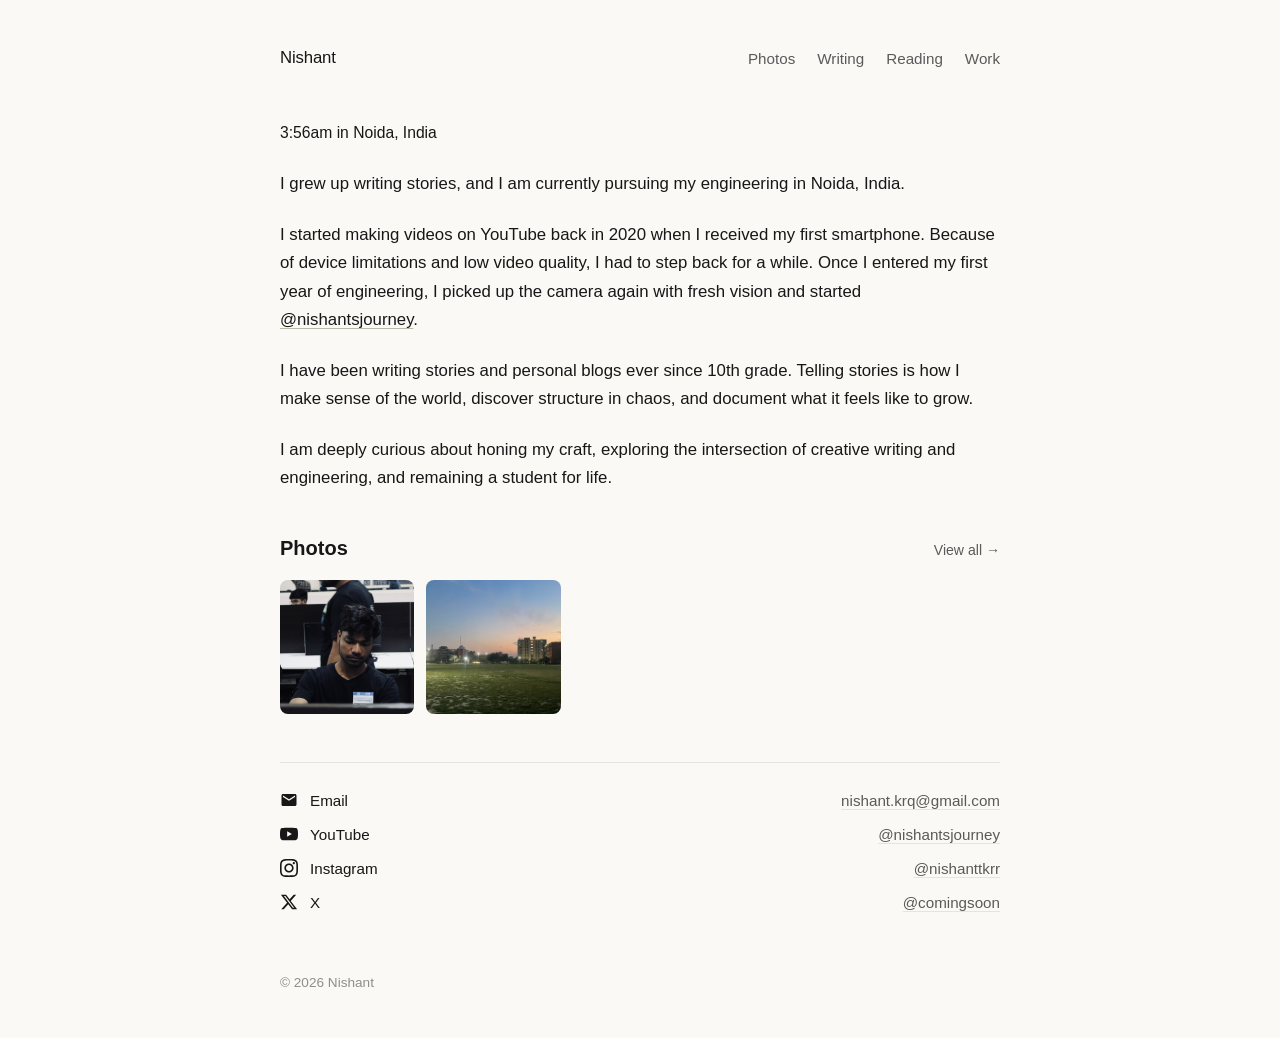
<file: index.html>
<!DOCTYPE html>
<html lang="en">
<head>
  <meta charset="UTF-8">
  <meta name="viewport" content="width=device-width, initial-scale=1.0">
  <title>Nishant — Storyteller & Engineering Student</title>
  <meta name="description" content="Portfolio of Nishant: Content creator, story and blog writer, currently pursuing engineering in Noida. Watch his journey on @nishantsjourney.">
  <link rel="canonical" href="https://nishantsjourney.com/">
  
  <!-- Open Graph -->
  <meta property="og:title" content="Nishant — Storyteller & Engineering Student">
  <meta property="og:description" content="Content, story writing, engineering, and personal chronicles by Nishant.">
  <meta property="og:type" content="website">
  <meta property="og:url" content="https://nishantsjourney.com/">

  <link rel="stylesheet" href="style.css">
  <script type="application/ld+json">
  {
    "@context": "https://schema.org",
    "@type": "Person",
    "name": "Nishant",
    "address": {
      "@type": "PostalAddress",
      "addressLocality": "Noida",
      "addressCountry": "India"
    },
    "sameAs": [
      "https://youtube.com/@nishantsjourney"
    ],
    "jobTitle": "Engineering Student & Content Creator"
  }
  </script>
</head>
<body>
  <div class="site-container">
    <header class="site-header">
      <a href="index.html" class="brand-title">Nishant</a>
      <nav class="site-nav">
        <a href="photos.html">Photos</a>
        <a href="writing.html">Writing</a>
        <a href="reading.html">Reading</a>
        <a href="work.html">Work</a>
        <!-- <a href="products.html">Products</a> -->
      </nav>
    </header>

    <main>
      <div id="noida-time" class="status-indicator">Loading time in Noida, India...</div>

      <section class="bio-content">
        <p>I grew up writing stories, and I am currently pursuing my engineering in Noida, India.</p>

        <p>I started making videos on YouTube back in 2020 when I received my first smartphone. Because of device limitations and low video quality, I had to step back for a while. Once I entered my first year of engineering, I picked up the camera again with fresh vision and started <a href="https://youtube.com/@nishantsjourney" target="_blank" rel="noopener">@nishantsjourney</a>.</p>

        <p>I have been writing stories and personal blogs ever since 10th grade. Telling stories is how I make sense of the world, discover structure in chaos, and document what it feels like to grow.</p>

        <p>I am deeply curious about honing my craft, exploring the intersection of creative writing and engineering, and remaining a student for life.</p>
      </section>

      <!-- Photos Snapshot Section -->
      <section>
        <div class="section-meta-header">
          <h2>Photos</h2>
          <a href="photos.html" class="view-all">View all &rarr;</a>
        </div>
        <div class="photo-grid">
          <div class="photo-card">
            <img src="./images/IMG_3349.JPG" alt="" loading="lazy">
          </div>
    
          <div class="photo-card">
            <img src="./images/IMG_2148.jpg" alt="" loading="lazy">
          </div>
          
        </div>
      </section>

      <!-- Social and Contact Links -->
      <section class="social-links">
        <a href="mailto:nishant.krq@gmail.com" class="social-row">
          <span class="social-label">
            <svg viewBox="0 0 24 24"><path d="M20 4H4c-1.1 0-2 .9-2 2v12c0 1.1.9 2 2 2h16c1.1 0 2-.9 2-2V6c0-1.1-.9-2-2-2zm0 4l-8 5-8-5V6l8 5 8-5v2z"/></svg>
            Email
          </span>
          <span class="social-handle">nishant.krq@gmail.com</span>
        </a>

        <a href="https://youtube.com/@nishantsjourney" target="_blank" rel="noopener" class="social-row">
          <span class="social-label">
            <svg viewBox="0 0 24 24"><path d="M23.498 6.186a3.016 3.016 0 0 0-2.122-2.136C19.505 3.545 12 3.545 12 3.545s-7.505 0-9.377.505A3.017 3.017 0 0 0 .502 6.186C0 8.07 0 12 0 12s0 3.93.502 5.814a3.016 3.016 0 0 0 2.122 2.136c1.871.505 9.376.505 9.376.505s7.505 0 9.377-.505a3.015 3.015 0 0 0 2.122-2.136C24 15.93 24 12 24 12s0-3.93-.502-5.814zM9.545 15.568V8.432L15.818 12l-6.273 3.568z"/></svg>
            YouTube
          </span>
          <span class="social-handle">@nishantsjourney</span>
        </a>

        <a href="https://instagram.com/nishanttkrr" target="_blank" rel="noopener" class="social-row">
          <span class="social-label">
            <svg viewBox="0 0 24 24"><path d="M12 2.163c3.204 0 3.584.012 4.85.07 3.252.148 4.771 1.691 4.919 4.919.058 1.265.069 1.645.069 4.849 0 3.205-.012 3.584-.069 4.849-.149 3.225-1.664 4.771-4.919 4.919-1.266.058-1.644.07-4.85.07-3.204 0-3.584-.012-4.849-.07-3.26-.149-4.771-1.699-4.919-4.92-.058-1.265-.07-1.644-.07-4.849 0-3.204.013-3.583.07-4.849.149-3.227 1.664-4.771 4.919-4.919 1.266-.057 1.645-.069 4.849-.069zm0-2.163c-3.259 0-3.667.014-4.947.072-4.358.2-6.78 2.618-6.98 6.98-.059 1.281-.073 1.689-.073 4.948 0 3.259.014 3.668.072 4.948.2 4.358 2.618 6.78 6.98 6.98 1.281.058 1.689.072 4.948.072 3.259 0 3.668-.014 4.948-.072 4.354-.2 6.782-2.618 6.979-6.98.059-1.28.073-1.689.073-4.948 0-3.259-.014-3.667-.072-4.947-.196-4.354-2.617-6.78-6.979-6.98-1.281-.059-1.69-.073-4.949-.073zm0 5.838c-3.403 0-6.162 2.759-6.162 6.162s2.759 6.163 6.162 6.163 6.162-2.759 6.162-6.163c0-3.403-2.759-6.162-6.162-6.162zm0 10.162c-2.209 0-4-1.79-4-4 0-2.209 1.791-4 4-4s4 1.791 4 4c0 2.21-1.791 4-4 4zm6.406-11.845c-.796 0-1.441.645-1.441 1.44s.645 1.44 1.441 1.44c.795 0 1.439-.645 1.439-1.44s-.644-1.44-1.439-1.44z"/></svg>
            Instagram
          </span>
          <span class="social-handle">@nishanttkrr</span>
        </a>

        <a href="https://x.com/" target="_blank" rel="noopener" class="social-row">
          <span class="social-label">
            <svg viewBox="0 0 24 24"><path d="M18.244 2.25h3.308l-7.227 8.26 8.502 11.24H16.17l-5.214-6.817L4.99 21.75H1.68l7.73-8.835L1.254 2.25H8.08l4.713 6.231zm-1.161 17.52h1.833L7.084 4.126H5.117z"/></svg>
            X
          </span>
          <span class="social-handle">@comingsoon</span>
        </a>
      </section>
    </main>

    <footer class="site-footer">
      &copy; <span class="current-year">2026</span> Nishant
    </footer>
  </div>

  <script src="script.js"></script>
</body>
</html>
</file>
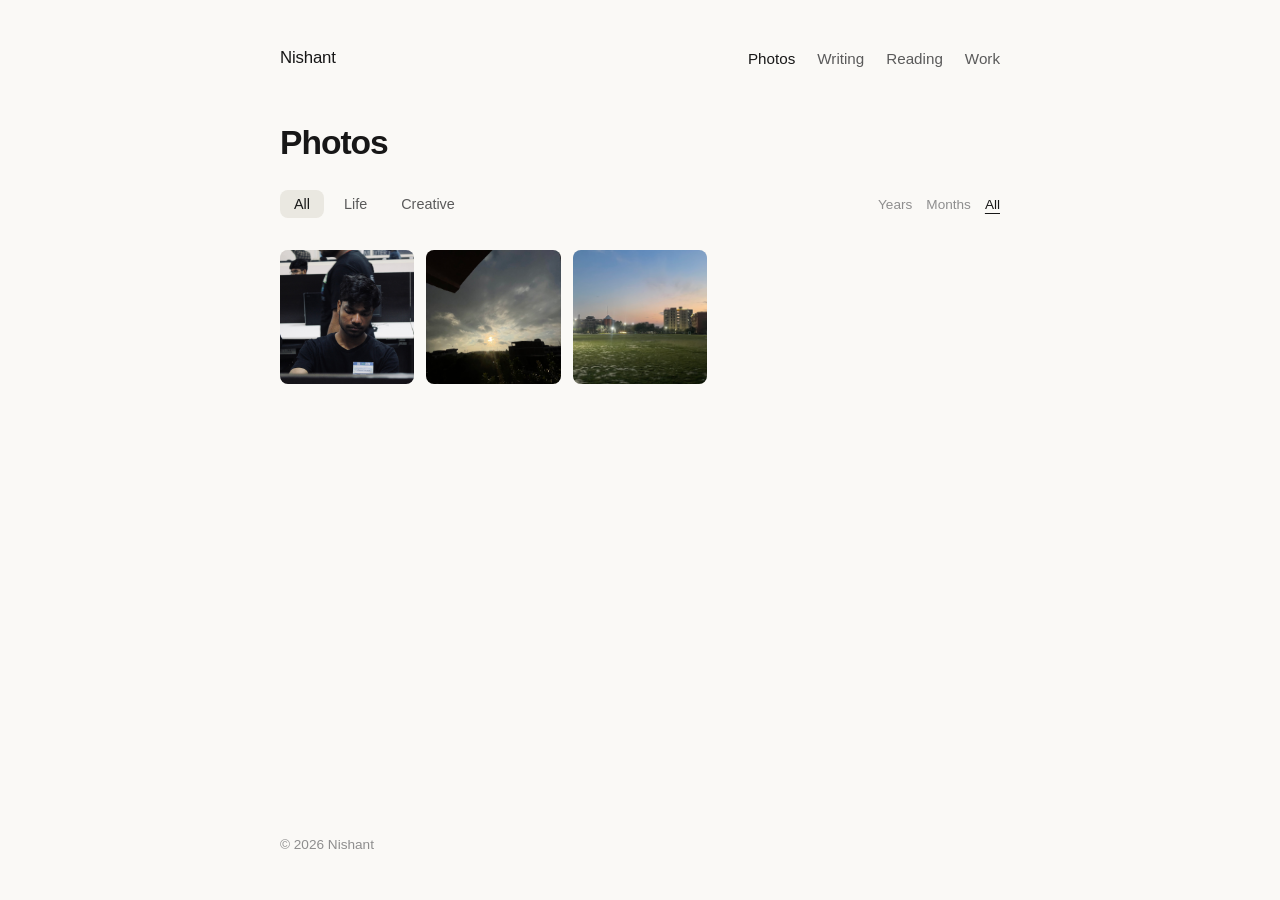
<file: photos.html>
<!DOCTYPE html>
<html lang="en">
<head>
  <meta charset="UTF-8">
  <meta name="viewport" content="width=device-width, initial-scale=1.0">
  <title>Photos — Nishant</title>
  <meta name="description" content="Visual glimpses into Nishant's life, engineering routine, filming sets, and creative sketches.">
  <link rel="stylesheet" href="style.css">
</head>
<body>
  <div class="site-container">
    <header class="site-header">
      <a href="index.html" class="brand-title">Nishant</a>
      <nav class="site-nav">
        <a href="photos.html" class="active">Photos</a>
        <a href="writing.html">Writing</a>
        <a href="reading.html">Reading</a>
        <a href="work.html">Work</a>
        <!-- <a href="products.html">Products</a> -->
      </nav>
    </header>

    <main>
      <h1 class="page-title">Photos</h1>

      <div class="filter-wrapper">
        <div class="pill-group">
          <button class="pill-btn active" data-filter="all">All</button>
          <button class="pill-btn" data-filter="life">Life</button>
          <button class="pill-btn" data-filter="sketches">Creative</button>
        </div>
        <div class="filter-dates">
          <span>Years</span>
          <span>Months</span>
          <span class="active">All</span>
        </div>
      </div>

      <div class="photo-grid">
        <div class="photo-card" data-category="life">
          <img src="./images/IMG_3349.JPG" alt="" loading="lazy">
        </div>
       
        <div class="photo-card" data-category="life">
          <img src="./images/IMG_3020.jpg" alt="" loading="lazy">
        </div>
        <div class="photo-card" data-category="sketches">
          <img src="./images/IMG_2148.jpg" alt="" loading="lazy">
        </div>
      </div>
    </main>

    <footer class="site-footer">
      &copy; <span class="current-year">2026</span> Nishant
    </footer>
  </div>

  <script src="script.js"></script>
</body>
</html>
</file>
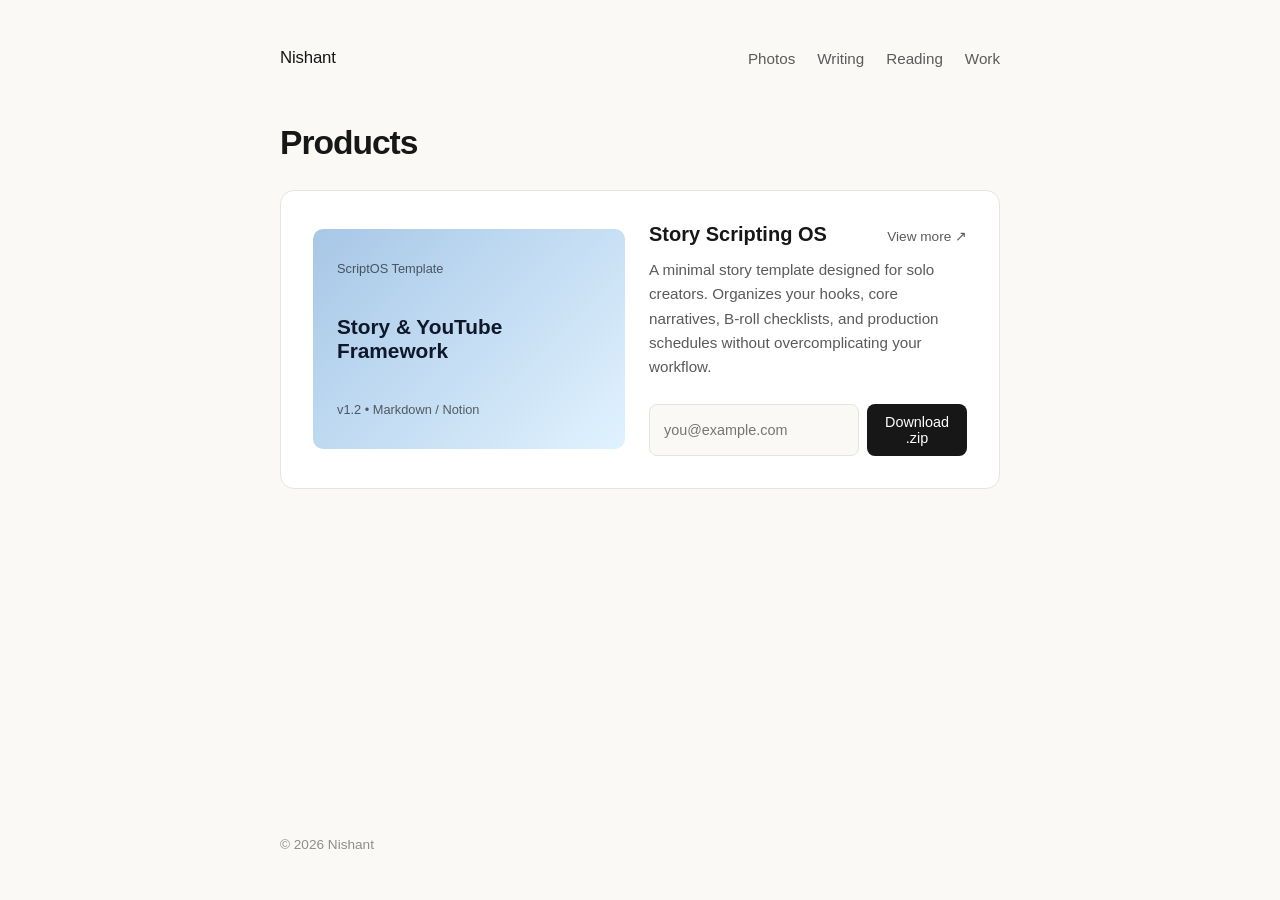
<file: products.html>
<!DOCTYPE html>
<html lang="en">
<head>
  <meta charset="UTF-8">
  <meta name="viewport" content="width=device-width, initial-scale=1.0">
  <title>Products — Nishant</title>
  <meta name="description" content="Digital tools and story templates crafted by Nishant.">
  <link rel="stylesheet" href="style.css">
</head>
<body>
  <div class="site-container">
    <header class="site-header">
      <a href="index.html" class="brand-title">Nishant</a>
      <nav class="site-nav">
        <a href="photos.html">Photos</a>
        <a href="writing.html">Writing</a>
        <a href="reading.html">Reading</a>
        <a href="work.html">Work</a>
        <!-- <a href="products.html" class="active">Products</a> -->
      </nav>
    </header>

    <main>
      <h1 class="page-title">Products</h1>

      <div class="product-card">
        <div class="product-preview">
          <div class="mockup-tag">ScriptOS Template</div>
          <h4>Story & YouTube Framework</h4>
          <div class="mockup-tag">v1.2 &bull; Markdown / Notion</div>
        </div>

        <div class="product-details">
          <div class="product-header">
            <h3>Story Scripting OS</h3>
            <a href="#details">View more &nearr;</a>
          </div>

          <p>
            A minimal story template designed for solo creators. Organizes your hooks, core narratives, B-roll checklists, and production schedules without overcomplicating your workflow.
          </p>

          <form id="download-form" class="product-form">
            <input type="email" placeholder="you@example.com" required aria-label="Email address">
            <button type="submit">Download .zip</button>
          </form>
        </div>
      </div>
    </main>

    <footer class="site-footer">
      &copy; <span class="current-year">2026</span> Nishant
    </footer>
  </div>

  <script src="script.js"></script>
</body>
</html>
</file>
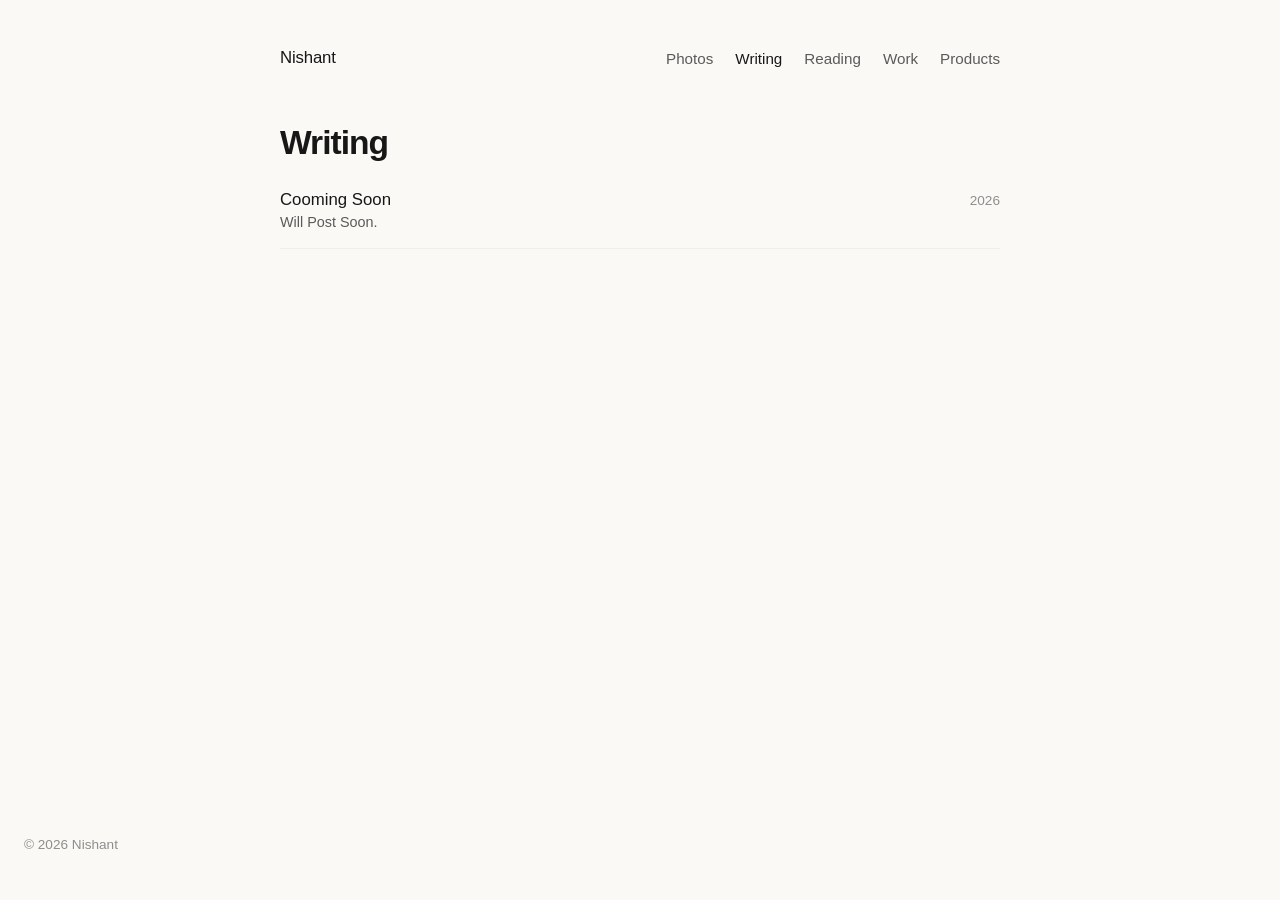
<file: writing.html>
<!DOCTYPE html>
<html lang="en">
<head>
  <meta charset="UTF-8">
  <meta name="viewport" content="width=device-width, initial-scale=1.0">
  <title>Writing — Nishant</title>
  <meta name="description" content="Essays, personal thoughts, and stories written by Nishant on engineering, creativity, and self-education.">
  <link rel="stylesheet" href="style.css">
</head>
<body>
  <div class="site-container">
    <header class="site-header">
      <a href="index.html" class="brand-title">Nishant</a>
      <nav class="site-nav">
        <a href="photos.html">Photos</a>
        <a href="writing.html" class="active">Writing</a>
        <a href="reading.html">Reading</a>
        <a href="work.html">Work</a>
        <a href="products.html">Products</a>
      </nav>
    </header>

    <main>
      <h1 class="page-title">Writing</h1>


        <article class="entry-item">
          <div>
            <div class="entry-title">Cooming Soon</div>
            <div class="entry-desc">Will Post Soon.</div>
          </div>
          <div class="entry-meta">2026</div>
        </article>
      </div>
    </main>

    <footer class="site-footer">
      &copy; <span class="current-year">2026</span> Nishant
    </footer>
  </div>

  <script src="script.js"></script>
</body>
</html>
</file>
<file: style.css>
:root {
  --bg-color: #faf9f6;
  --text-primary: #171717;
  --text-secondary: #5a5a5a;
  --text-muted: #8e8e8e;
  --border-color: #e5e4de;
  --border-subtle: #f0eee9;
  --pill-active-bg: #eae8e1;
  --card-bg: #f5f4ee;
  --link-hover: #000000;
  
  --font-sans: -apple-system, BlinkMacSystemFont, "Segoe UI", Roboto, Helvetica, Arial, sans-serif;
  --container-width: 720px;
}

* {
  box-sizing: border-box;
  margin: 0;
  padding: 0;
}

html {
  font-size: 16px;
  background-color: var(--bg-color);
  color: var(--text-primary);
  font-family: var(--font-sans);
  -webkit-font-smoothing: antialiased;
  -moz-osx-font-smoothing: grayscale;
}

body {
  min-height: 100vh;
  display: flex;
  flex-direction: column;
  padding: 48px 24px;
}

.site-container {
  width: 100%;
  max-width: var(--container-width);
  margin: 0 auto;
  display: flex;
  flex-direction: column;
  flex: 1;
}

header.site-header {
  display: flex;
  justify-content: space-between;
  align-items: center;
  margin-bottom: 56px;
}

.brand-title {
  font-size: 1.05rem;
  font-weight: 500;
  text-decoration: none;
  color: var(--text-primary);
  letter-spacing: -0.01em;
}

.site-nav {
  display: flex;
  gap: 22px;
}

.site-nav a {
  text-decoration: none;
  color: var(--text-secondary);
  font-size: 0.95rem;
  transition: color 0.15s ease;
}

.site-nav a:hover,
.site-nav a.active {
  color: var(--text-primary);
}

.page-title {
  font-size: 2.1rem;
  font-weight: 600;
  letter-spacing: -0.03em;
  margin-bottom: 28px;
}

main {
  flex: 1;
}

.status-indicator {
  font-size: 0.98rem;
  color: var(--text-primary);
  margin-bottom: 28px;
}

.bio-content p {
  font-size: 1.05rem;
  line-height: 1.7;
  color: var(--text-primary);
  margin-bottom: 22px;
}

.bio-content a {
  color: var(--text-primary);
  text-decoration: underline;
  text-underline-offset: 3px;
  text-decoration-color: #bbbaa7;
}

.bio-content a:hover {
  text-decoration-color: var(--text-primary);
}

.section-meta-header {
  display: flex;
  justify-content: space-between;
  align-items: baseline;
  margin: 44px 0 20px 0;
}

.section-meta-header h2 {
  font-size: 1.25rem;
  font-weight: 600;
}

.section-meta-header .view-all {
  font-size: 0.88rem;
  color: var(--text-secondary);
  text-decoration: none;
}

.section-meta-header .view-all:hover {
  color: var(--text-primary);
}

.filter-wrapper {
  display: flex;
  justify-content: space-between;
  align-items: center;
  margin-bottom: 32px;
}

.pill-group {
  display: inline-flex;
  background: transparent;
  gap: 6px;
}

.pill-btn {
  border: none;
  background: transparent;
  padding: 6px 14px;
  font-size: 0.9rem;
  border-radius: 8px;
  cursor: pointer;
  color: var(--text-secondary);
  transition: all 0.15s ease;
}

.pill-btn.active {
  background-color: var(--pill-active-bg);
  color: var(--text-primary);
  font-weight: 500;
}

.pill-btn:hover:not(.active) {
  color: var(--text-primary);
}

.filter-dates {
  font-size: 0.85rem;
  color: var(--text-muted);
  display: flex;
  gap: 14px;
}

.filter-dates span.active {
  color: var(--text-primary);
  text-decoration: underline;
  text-underline-offset: 4px;
}

.photo-grid {
  display: grid;
  grid-template-columns: repeat(auto-fill, minmax(130px, 1fr));
  gap: 12px;
}

.photo-card {
  position: relative;
  aspect-ratio: 1 / 1;
  background-color: #eae9e3;
  border-radius: 8px;
  overflow: hidden;
  cursor: pointer;
}

.photo-card img {
  width: 100%;
  height: 100%;
  object-fit: cover;
  transition: transform 0.25s ease;
}

.photo-card:hover img {
  transform: scale(1.03);
}

.book-grid {
  display: grid;
  grid-template-columns: repeat(auto-fill, minmax(130px, 1fr));
  gap: 20px;
}

.book-card {
  display: flex;
  flex-direction: column;
}

.book-cover {
  position: relative;
  aspect-ratio: 2 / 3;
  border-radius: 6px;
  overflow: hidden;
  background-color: #f0eee9;
  border: 1px solid var(--border-color);
  margin-bottom: 10px;
}

.book-cover img {
  width: 100%;
  height: 100%;
  object-fit: cover;
}

.book-badge {
  position: absolute;
  top: 8px;
  left: 8px;
  background: rgba(255, 255, 255, 0.9);
  backdrop-filter: blur(4px);
  padding: 2px 8px;
  font-size: 0.72rem;
  font-weight: 500;
  border-radius: 4px;
  color: var(--text-primary);
}

.book-info h3 {
  font-size: 0.95rem;
  font-weight: 500;
  margin-bottom: 2px;
}

.book-info p {
  font-size: 0.85rem;
  color: var(--text-secondary);
}

.entry-list {
  display: flex;
  flex-direction: column;
  gap: 28px;
}

.entry-item {
  display: flex;
  justify-content: space-between;
  align-items: baseline;
  text-decoration: none;
  color: inherit;
  border-bottom: 1px solid var(--border-subtle);
  padding-bottom: 18px;
}

.entry-item:hover .entry-title {
  color: var(--text-secondary);
}

.entry-title {
  font-size: 1.05rem;
  font-weight: 500;
  margin-bottom: 4px;
}

.entry-desc {
  font-size: 0.9rem;
  color: var(--text-secondary);
}

.entry-meta {
  font-size: 0.85rem;
  color: var(--text-muted);
  white-space: nowrap;
}

.product-card {
  display: flex;
  flex-direction: column;
  border: 1px solid var(--border-color);
  border-radius: 14px;
  padding: 32px;
  background: #ffffff;
  gap: 24px;
  margin-top: 10px;
}

@media (min-width: 650px) {
  .product-card {
    flex-direction: row;
    align-items: center;
  }
}

.product-preview {
  flex: 1;
  background: linear-gradient(135deg, #a7c7e7, #e0f2fe);
  border-radius: 10px;
  padding: 32px 24px;
  min-height: 220px;
  display: flex;
  flex-direction: column;
  justify-content: space-between;
}

.product-preview .mockup-tag {
  font-size: 0.8rem;
  color: rgba(0, 0, 0, 0.6);
}

.product-preview h4 {
  font-size: 1.3rem;
  font-weight: 600;
  color: #0f172a;
}

.product-details {
  flex: 1.2;
}

.product-header {
  display: flex;
  justify-content: space-between;
  align-items: baseline;
  margin-bottom: 12px;
}

.product-header h3 {
  font-size: 1.25rem;
  font-weight: 600;
}

.product-header a {
  font-size: 0.85rem;
  color: var(--text-secondary);
  text-decoration: none;
}

.product-details p {
  font-size: 0.95rem;
  line-height: 1.6;
  color: var(--text-secondary);
  margin-bottom: 24px;
}

.product-form {
  display: flex;
  gap: 8px;
}

.product-form input[type="email"] {
  flex: 1;
  padding: 10px 14px;
  border-radius: 8px;
  border: 1px solid var(--border-color);
  font-size: 0.9rem;
  background-color: var(--bg-color);
}

.product-form button {
  padding: 10px 18px;
  background-color: var(--text-primary);
  color: white;
  border: none;
  border-radius: 8px;
  font-size: 0.9rem;
  font-weight: 500;
  cursor: pointer;
  transition: opacity 0.15s ease;
}

.product-form button:hover {
  opacity: 0.85;
}

.social-links {
  margin-top: 48px;
  padding-top: 28px;
  border-top: 1px solid var(--border-color);
  display: flex;
  flex-direction: column;
  gap: 16px;
}

.social-row {
  display: flex;
  justify-content: space-between;
  align-items: center;
  text-decoration: none;
  font-size: 0.95rem;
}

.social-label {
  display: flex;
  align-items: center;
  gap: 12px;
  color: var(--text-primary);
}

.social-label svg {
  width: 18px;
  height: 18px;
  fill: currentColor;
}

.social-handle {
  color: var(--text-secondary);
  text-decoration: underline;
  text-underline-offset: 3px;
  text-decoration-color: var(--border-color);
}

.social-row:hover .social-handle {
  color: var(--text-primary);
  text-decoration-color: var(--text-primary);
}

footer.site-footer {
  margin-top: 64px;
  font-size: 0.85rem;
  color: var(--text-muted);
}

@media (max-width: 600px) {
  body {
    padding: 32px 18px;
  }
  
  header.site-header {
    flex-direction: column;
    align-items: flex-start;
    gap: 18px;
    margin-bottom: 38px;
  }
  
  .site-nav {
    flex-wrap: wrap;
    gap: 16px;
  }

  .product-form {
    flex-direction: column;
  }
}
</file>
